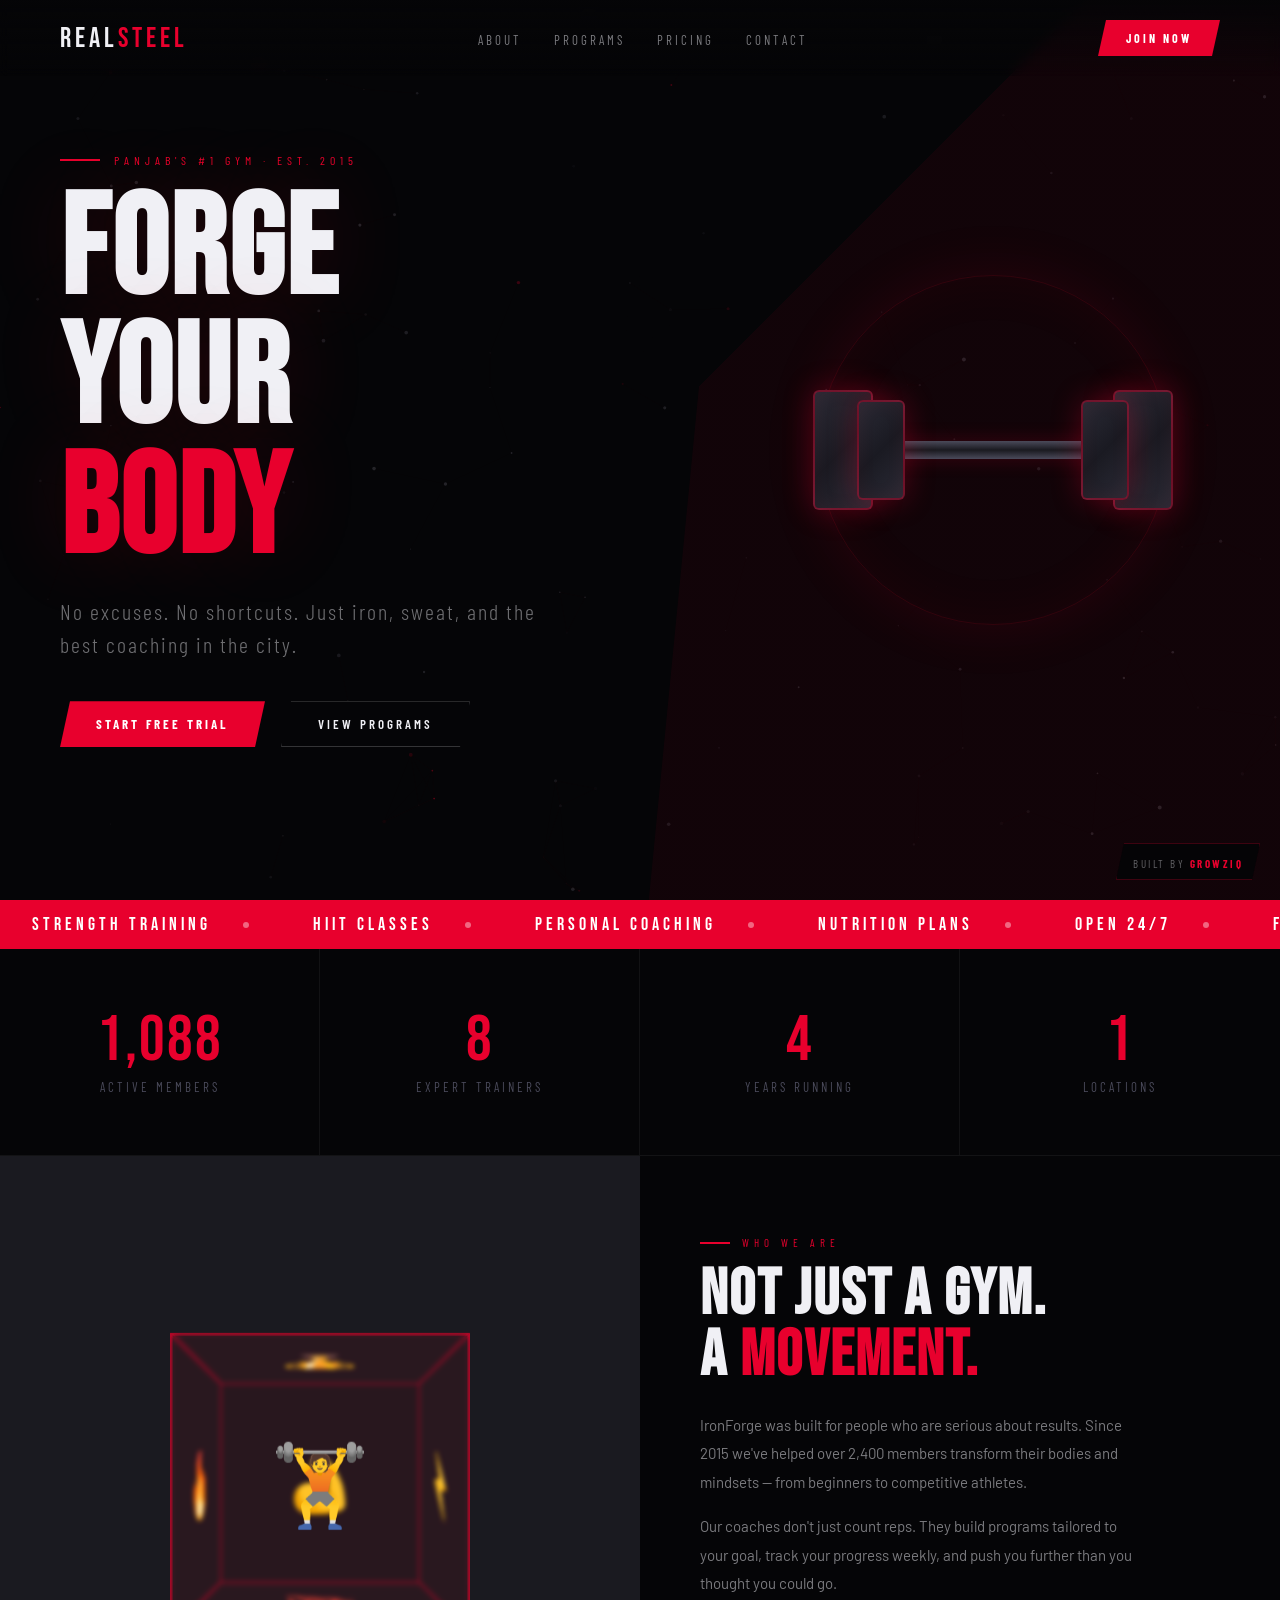
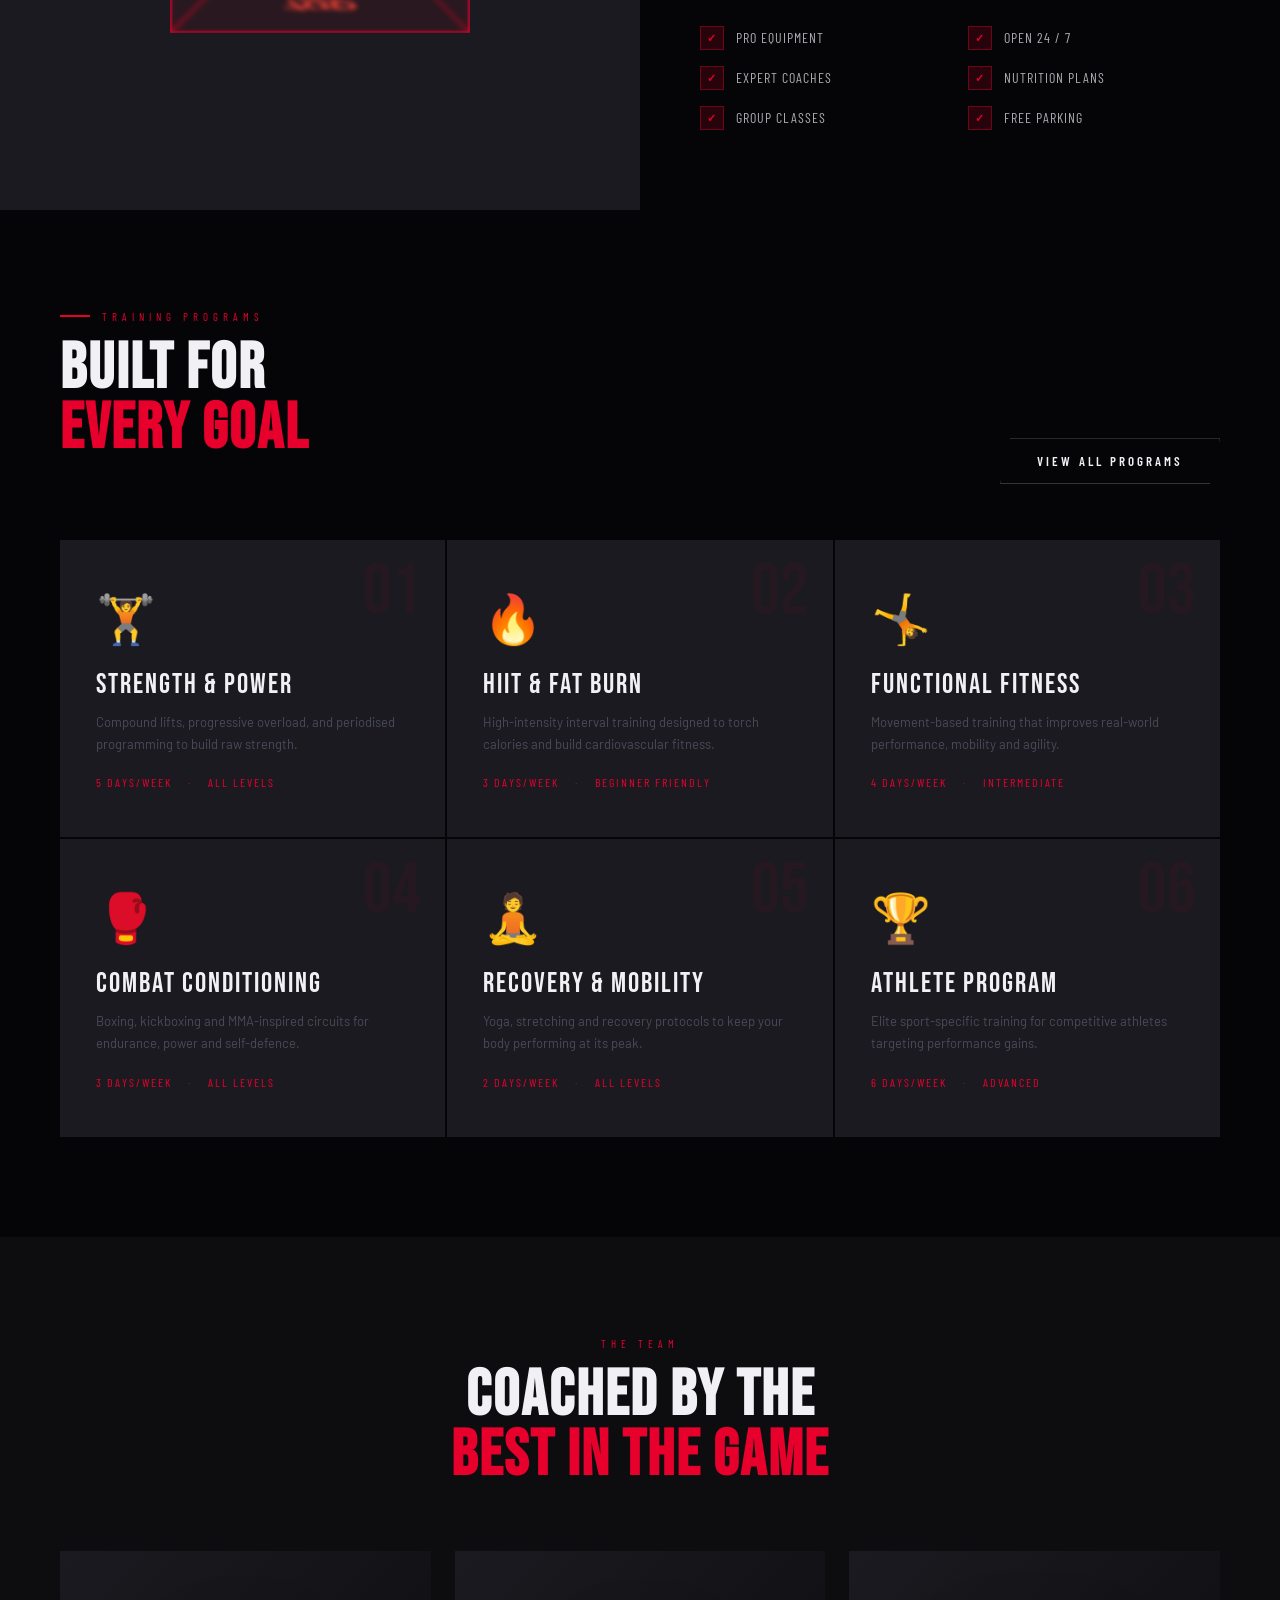
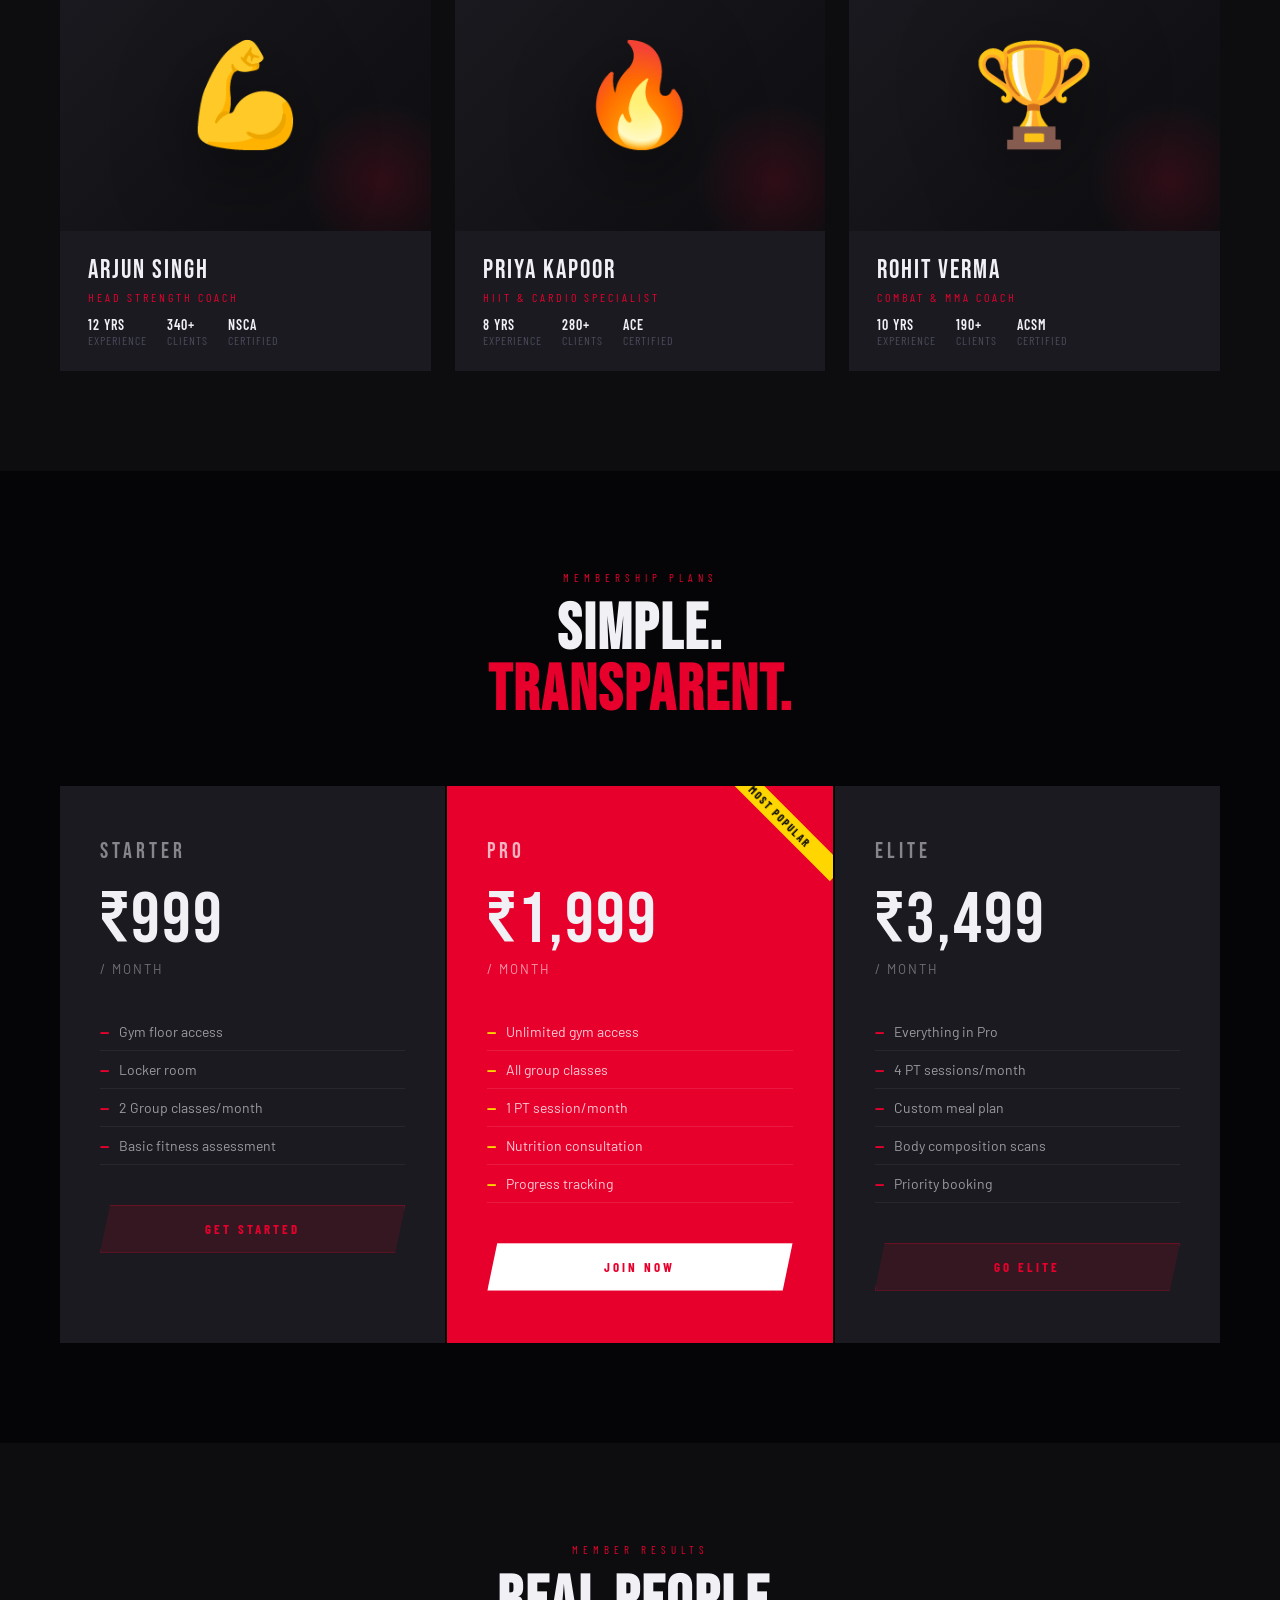
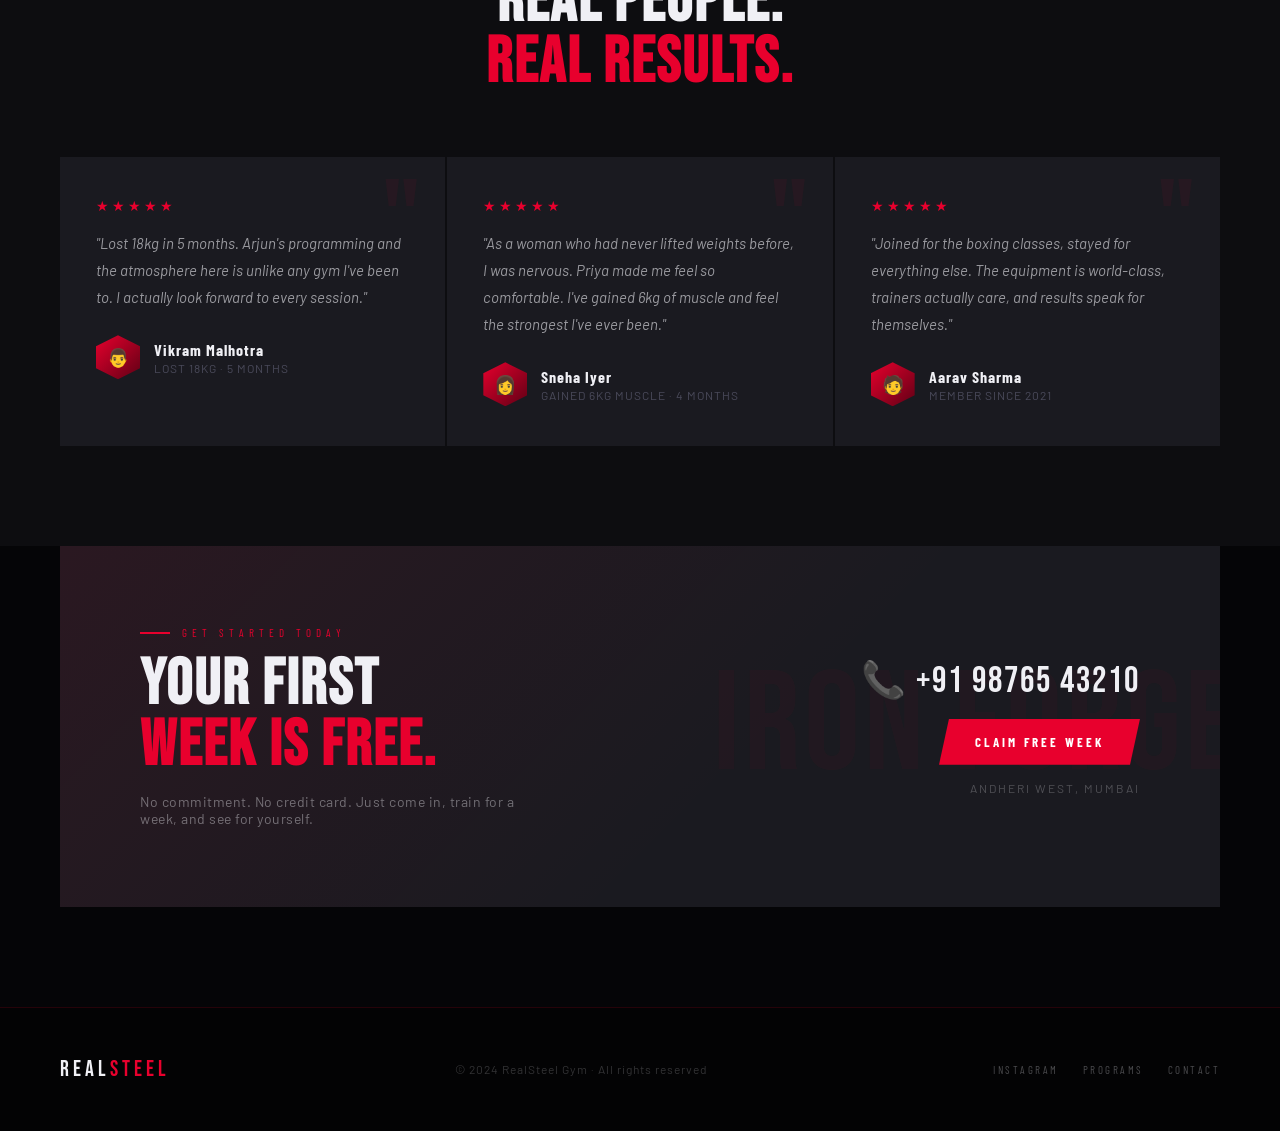
<file: projects/ironforge/index.html>
<!DOCTYPE html>
<html lang="en">
<head>
<meta charset="UTF-8"/>
<meta name="viewport" content="width=device-width, initial-scale=1.0"/>
<title>RealSteel —— Forge Your Body</title>
<link href="https://fonts.googleapis.com/css2?family=Bebas+Neue&family=Barlow+Condensed:wght@300;400;600;700;800&family=Barlow:wght@300;400;500&display=swap" rel="stylesheet"/>
<style>
:root {
  --red: #e8002d;
  --red2: #ff1744;
  --dark: #050507;
  --dark2: #0d0d10;
  --gray: #1a1a20;
  --muted: #4a4a5a;
  --light: #f0f0f5;
  --yellow: #ffd600;
}
*, *::before, *::after { box-sizing: border-box; margin: 0; padding: 0; }
html { scroll-behavior: smooth; }
body {
  background: var(--dark);
  color: var(--light);
  font-family: 'Barlow', sans-serif;
  overflow-x: hidden;
}

/* ── CANVAS BG ── */
#bg-canvas {
  position: fixed; top: 0; left: 0;
  width: 100%; height: 100%;
  z-index: 0; pointer-events: none;
}

/* ── NAV ── */
nav {
  position: fixed; top: 0; left: 0; right: 0; z-index: 100;
  display: flex; justify-content: space-between; align-items: center;
  padding: 20px 60px;
  background: linear-gradient(to bottom, rgba(5,5,7,0.95), transparent);
  backdrop-filter: blur(6px);
}
.nav-logo {
  font-family: 'Bebas Neue', sans-serif;
  font-size: 28px; letter-spacing: 4px; color: var(--light);
}
.nav-logo span { color: var(--red); }
.nav-links { display: flex; gap: 32px; list-style: none; }
.nav-links a {
  font-family: 'Barlow Condensed', sans-serif;
  font-size: 13px; letter-spacing: 3px; text-transform: uppercase;
  color: rgba(240,240,245,0.5); text-decoration: none;
  transition: color .2s;
}
.nav-links a:hover { color: var(--red); }
.nav-cta {
  font-family: 'Barlow Condensed', sans-serif;
  font-size: 12px; letter-spacing: 3px; text-transform: uppercase;
  background: var(--red); color: #fff;
  padding: 11px 28px; text-decoration: none;
  font-weight: 700; clip-path: polygon(8px 0%, 100% 0%, calc(100% - 8px) 100%, 0% 100%);
  transition: background .2s, transform .2s;
}
.nav-cta:hover { background: var(--red2); transform: scale(1.05); }

/* ── HERO ── */
.hero {
  position: relative; height: 100vh; min-height: 700px;
  display: flex; align-items: center;
  overflow: hidden; z-index: 1;
}

/* diagonal red slash */
.hero::after {
  content: '';
  position: absolute;
  right: -5%; top: -10%; bottom: -10%;
  width: 55%;
  background: linear-gradient(135deg, transparent 30%, rgba(232,0,45,0.06) 30%);
  clip-path: polygon(15% 0%, 100% 0%, 100% 100%, 0% 100%);
  pointer-events: none;
}

.hero-content {
  position: relative; z-index: 2;
  padding: 0 60px;
  max-width: 700px;
}

.hero-eyebrow {
  display: flex; align-items: center; gap: 14px;
  font-family: 'Barlow Condensed', sans-serif;
  font-size: 12px; letter-spacing: 5px; text-transform: uppercase;
  color: var(--red); margin-bottom: 20px;
}
.hero-eyebrow::before {
  content: ''; width: 40px; height: 2px; background: var(--red);
}

.hero h1 {
  font-family: 'Bebas Neue', sans-serif;
  font-size: clamp(80px, 11vw, 150px);
  line-height: 0.92; letter-spacing: 2px;
  color: var(--light);
  text-shadow: 0 0 80px rgba(232,0,45,0.15);
}
.hero h1 .outline {
  -webkit-text-stroke: 2px rgba(240,240,245,0.2);
  color: transparent;
}
.hero h1 .red { color: var(--red); }

.hero-sub {
  font-family: 'Barlow Condensed', sans-serif;
  font-size: clamp(16px, 2.2vw, 22px);
  font-weight: 300; letter-spacing: 2px;
  color: rgba(240,240,245,0.45);
  margin: 20px 0 40px;
  max-width: 480px; line-height: 1.5;
}

.hero-btns { display: flex; gap: 16px; align-items: center; flex-wrap: wrap; }
.btn-red {
  font-family: 'Barlow Condensed', sans-serif;
  font-size: 13px; letter-spacing: 3px; text-transform: uppercase; font-weight: 700;
  background: var(--red); color: #fff; padding: 15px 36px;
  text-decoration: none; display: inline-block;
  clip-path: polygon(10px 0%, 100% 0%, calc(100% - 10px) 100%, 0% 100%);
  transition: background .2s, transform .2s;
  position: relative; overflow: hidden;
}
.btn-red::after {
  content: ''; position: absolute; inset: 0;
  background: linear-gradient(90deg, transparent, rgba(255,255,255,0.15), transparent);
  transform: translateX(-100%);
  transition: transform .4s;
}
.btn-red:hover::after { transform: translateX(100%); }
.btn-red:hover { background: var(--red2); transform: scale(1.03); }

.btn-ghost {
  font-family: 'Barlow Condensed', sans-serif;
  font-size: 13px; letter-spacing: 3px; text-transform: uppercase; font-weight: 600;
  background: transparent; color: var(--light);
  padding: 14px 36px; text-decoration: none;
  border: 1px solid rgba(240,240,245,0.2);
  clip-path: polygon(10px 0%, 100% 0%, calc(100% - 10px) 100%, 0% 100%);
  transition: border-color .2s, color .2s;
}
.btn-ghost:hover { border-color: var(--red); color: var(--red); }

/* HERO 3D DUMBBELL */
.hero-3d {
  position: absolute; right: 6%; top: 50%; transform: translateY(-50%);
  z-index: 2; width: 420px; height: 420px;
  display: flex; align-items: center; justify-content: center;
}
.dumbbell-scene {
  width: 380px; height: 380px;
  perspective: 800px;
  display: flex; align-items: center; justify-content: center;
}
.dumbbell {
  width: 320px; height: 320px;
  transform-style: preserve-3d;
  animation: rotateDumbbell 8s linear infinite;
  position: relative;
  display: flex; align-items: center; justify-content: center;
}
@keyframes rotateDumbbell {
  from { transform: rotateY(0deg) rotateX(15deg); }
  to   { transform: rotateY(360deg) rotateX(15deg); }
}

/* The dumbbell built from divs */
.db-bar {
  position: absolute;
  width: 200px; height: 18px;
  background: linear-gradient(180deg, #4a4a5a, #1a1a20, #4a4a5a);
  border-radius: 4px;
  box-shadow: 0 0 20px rgba(232,0,45,0.2);
}
.db-plate {
  position: absolute;
  border-radius: 6px;
  background: linear-gradient(135deg, #2a2a35, #1a1a22, #2a2a35);
  border: 2px solid rgba(232,0,45,0.4);
  box-shadow:
    0 0 30px rgba(232,0,45,0.3),
    inset 0 0 20px rgba(232,0,45,0.05);
}
.db-plate-l1 { width: 60px; height: 120px; left: -20px; }
.db-plate-l2 { width: 48px; height: 100px; left: 24px; }
.db-plate-r1 { width: 60px; height: 120px; right: -20px; }
.db-plate-r2 { width: 48px; height: 100px; right: 24px; }

/* glow ring */
.db-glow {
  position: absolute;
  width: 350px; height: 350px; border-radius: 50%;
  border: 1px solid rgba(232,0,45,0.15);
  box-shadow: 0 0 60px rgba(232,0,45,0.1), inset 0 0 60px rgba(232,0,45,0.05);
  animation: pulseGlow 3s ease-in-out infinite;
}
@keyframes pulseGlow {
  0%,100% { box-shadow: 0 0 60px rgba(232,0,45,0.1), inset 0 0 60px rgba(232,0,45,0.05); }
  50%      { box-shadow: 0 0 100px rgba(232,0,45,0.25), inset 0 0 80px rgba(232,0,45,0.1); }
}

/* ── TICKER ── */
.ticker {
  position: relative; z-index: 1;
  background: var(--red);
  padding: 14px 0; overflow: hidden;
  display: flex;
}
.ticker-track {
  display: flex; gap: 0;
  animation: tickerScroll 20s linear infinite;
  white-space: nowrap;
}
@keyframes tickerScroll {
  from { transform: translateX(0); }
  to   { transform: translateX(-50%); }
}
.ticker-item {
  font-family: 'Bebas Neue', sans-serif;
  font-size: 18px; letter-spacing: 4px;
  color: #fff; padding: 0 32px;
  display: flex; align-items: center; gap: 32px;
}
.ticker-dot {
  width: 6px; height: 6px; background: rgba(255,255,255,0.4); border-radius: 50%; flex-shrink: 0;
}

/* ── STATS ── */
.stats {
  position: relative; z-index: 1;
  display: grid; grid-template-columns: repeat(4,1fr);
  border-bottom: 1px solid rgba(240,240,245,0.06);
}
.stat {
  padding: 60px 40px;
  border-right: 1px solid rgba(240,240,245,0.06);
  text-align: center;
  position: relative; overflow: hidden;
  transition: background .3s;
}
.stat:last-child { border-right: none; }
.stat::before {
  content: '';
  position: absolute; bottom: 0; left: 0; right: 0; height: 2px;
  background: var(--red);
  transform: scaleX(0); transform-origin: left;
  transition: transform .4s;
}
.stat:hover::before { transform: scaleX(1); }
.stat:hover { background: rgba(232,0,45,0.04); }
.stat-n {
  font-family: 'Bebas Neue', sans-serif;
  font-size: clamp(52px, 5vw, 72px); color: var(--red);
  line-height: 1; letter-spacing: 2px;
}
.stat-l {
  font-family: 'Barlow Condensed', sans-serif;
  font-size: 13px; letter-spacing: 3px; text-transform: uppercase;
  color: var(--muted); margin-top: 6px;
}

/* ── ABOUT ── */
.about {
  position: relative; z-index: 1;
  display: grid; grid-template-columns: 1fr 1fr;
  min-height: 600px;
}
.about-visual {
  background: var(--gray);
  position: relative; overflow: hidden;
  display: flex; align-items: center; justify-content: center;
  min-height: 500px;
}
/* 3D cube made of CSS */
.cube-scene {
  perspective: 600px;
  width: 240px; height: 240px;
}
.cube {
  width: 240px; height: 240px;
  transform-style: preserve-3d;
  animation: spinCube 12s linear infinite;
  position: relative;
}
@keyframes spinCube {
  from { transform: rotateX(20deg) rotateY(0deg); }
  to   { transform: rotateX(20deg) rotateY(360deg); }
}
.face {
  position: absolute; width: 240px; height: 240px;
  border: 2px solid rgba(232,0,45,0.5);
  background: rgba(232,0,45,0.04);
  display: flex; align-items: center; justify-content: center;
  font-size: 64px;
  backdrop-filter: blur(2px);
}
.face-front  { transform: translateZ(120px); }
.face-back   { transform: rotateY(180deg) translateZ(120px); }
.face-left   { transform: rotateY(-90deg) translateZ(120px); }
.face-right  { transform: rotateY(90deg) translateZ(120px); }
.face-top    { transform: rotateX(90deg) translateZ(120px); }
.face-bottom { transform: rotateX(-90deg) translateZ(120px); }

.about-text { padding: 80px 60px; display: flex; flex-direction: column; justify-content: center; }
.section-tag {
  font-family: 'Barlow Condensed', sans-serif;
  font-size: 11px; letter-spacing: 5px; text-transform: uppercase;
  color: var(--red); margin-bottom: 16px;
  display: flex; align-items: center; gap: 12px;
}
.section-tag::before { content: ''; width: 30px; height: 2px; background: var(--red); }
.section-title {
  font-family: 'Bebas Neue', sans-serif;
  font-size: clamp(42px, 5vw, 64px);
  line-height: 0.95; letter-spacing: 2px; margin-bottom: 24px;
}
.section-title .red { color: var(--red); }
.about-text p {
  font-size: 15px; line-height: 1.9;
  color: rgba(240,240,245,0.5); margin-bottom: 16px;
  max-width: 440px;
}
.about-features {
  display: grid; grid-template-columns: 1fr 1fr; gap: 16px; margin-top: 12px;
}
.af {
  display: flex; align-items: center; gap: 12px;
  font-family: 'Barlow Condensed', sans-serif;
  font-size: 14px; letter-spacing: 1px; text-transform: uppercase;
  color: rgba(240,240,245,0.7);
}
.af::before {
  content: '✓'; width: 24px; height: 24px;
  background: rgba(232,0,45,0.15); border: 1px solid rgba(232,0,45,0.4);
  color: var(--red); font-size: 11px; font-weight: 700;
  display: flex; align-items: center; justify-content: center; flex-shrink: 0;
}

/* ── PROGRAMS ── */
.programs { position: relative; z-index: 1; padding: 100px 60px; }
.programs-header { display: flex; justify-content: space-between; align-items: flex-end; margin-bottom: 56px; }
.programs-grid { display: grid; grid-template-columns: repeat(3,1fr); gap: 2px; }
.prog-card {
  position: relative; overflow: hidden;
  background: var(--gray);
  padding: 48px 36px;
  transition: transform .3s;
  cursor: pointer;
}
.prog-card::before {
  content: '';
  position: absolute; bottom: 0; left: 0; right: 0; height: 3px;
  background: var(--red); transform: scaleX(0);
  transition: transform .4s;
}
.prog-card:hover::before { transform: scaleX(1); }
.prog-card:hover { transform: translateY(-6px); }
.prog-card:hover .prog-icon { transform: scale(1.1) rotateY(180deg); }

.prog-icon {
  font-size: 48px; display: block; margin-bottom: 20px;
  transition: transform .5s;
}
.prog-number {
  font-family: 'Bebas Neue', sans-serif;
  font-size: 72px; color: rgba(232,0,45,0.06);
  position: absolute; top: 16px; right: 24px;
  line-height: 1;
}
.prog-name {
  font-family: 'Bebas Neue', sans-serif;
  font-size: 28px; letter-spacing: 2px; color: var(--light);
  margin-bottom: 10px;
}
.prog-desc { font-size: 13px; color: var(--muted); line-height: 1.7; margin-bottom: 20px; }
.prog-meta {
  display: flex; gap: 16px;
  font-family: 'Barlow Condensed', sans-serif;
  font-size: 12px; letter-spacing: 2px; text-transform: uppercase;
  color: var(--red);
}

/* ── TRAINERS ── */
.trainers { position: relative; z-index: 1; padding: 100px 60px; background: var(--dark2); }
.trainers-header { text-align: center; margin-bottom: 64px; }
.trainers-header .section-tag { justify-content: center; }
.trainers-header .section-tag::before { display: none; }
.trainers-grid { display: grid; grid-template-columns: repeat(3,1fr); gap: 24px; }

.trainer-card {
  position: relative; overflow: hidden;
  background: var(--gray);
  transition: transform .3s;
}
.trainer-card:hover { transform: translateY(-8px); }
.trainer-card:hover .trainer-overlay { opacity: 1; }
.trainer-card:hover .trainer-socials { transform: translateX(0); opacity: 1; }

.trainer-visual {
  height: 280px; background: var(--gray);
  display: flex; align-items: center; justify-content: center;
  position: relative; overflow: hidden;
}
.trainer-emoji {
  font-size: 100px;
  filter: drop-shadow(0 20px 40px rgba(0,0,0,0.5));
  transition: transform .4s;
}
.trainer-card:hover .trainer-emoji { transform: scale(1.1); }

/* animated background for trainer card */
.trainer-bg {
  position: absolute; inset: 0;
  background: linear-gradient(135deg, #1a1a20, #0d0d10);
}
.trainer-bg::after {
  content: '';
  position: absolute; bottom: -30px; right: -30px;
  width: 160px; height: 160px; border-radius: 50%;
  background: radial-gradient(circle, rgba(232,0,45,0.15), transparent 70%);
  transition: transform .4s;
}
.trainer-card:hover .trainer-bg::after { transform: scale(1.5); }

.trainer-overlay {
  position: absolute; inset: 0;
  background: linear-gradient(to top, rgba(232,0,45,0.15), transparent);
  opacity: 0; transition: opacity .3s;
}

.trainer-info { padding: 24px 28px; }
.trainer-name {
  font-family: 'Bebas Neue', sans-serif;
  font-size: 26px; letter-spacing: 2px; color: var(--light); margin-bottom: 4px;
}
.trainer-role {
  font-family: 'Barlow Condensed', sans-serif;
  font-size: 12px; letter-spacing: 3px; text-transform: uppercase;
  color: var(--red); margin-bottom: 12px;
}
.trainer-stats { display: flex; gap: 20px; }
.ts {
  font-family: 'Barlow Condensed', sans-serif;
  font-size: 12px; letter-spacing: 1px; text-transform: uppercase;
  color: var(--muted);
}
.ts span { color: var(--light); font-weight: 600; display: block; font-size: 14px; }

/* ── PRICING ── */
.pricing { position: relative; z-index: 1; padding: 100px 60px; }
.pricing-header { text-align: center; margin-bottom: 64px; }
.pricing-header .section-tag { justify-content: center; }
.pricing-header .section-tag::before { display: none; }
.pricing-grid { display: grid; grid-template-columns: repeat(3,1fr); gap: 2px; }

.plan {
  background: var(--gray);
  padding: 52px 40px;
  position: relative; overflow: hidden;
  transition: transform .3s;
}
.plan:hover { transform: translateY(-4px); }
.plan.featured {
  background: var(--red);
  transform: scale(1.04);
  z-index: 2;
}
.plan.featured:hover { transform: scale(1.04) translateY(-4px); }
.plan-badge {
  position: absolute; top: 20px; right: -28px;
  background: var(--yellow); color: var(--dark);
  font-family: 'Barlow Condensed', sans-serif;
  font-size: 11px; letter-spacing: 2px; font-weight: 700;
  text-transform: uppercase; padding: 4px 40px;
  transform: rotate(45deg);
}
.plan-name {
  font-family: 'Bebas Neue', sans-serif;
  font-size: 22px; letter-spacing: 4px; text-transform: uppercase;
  color: rgba(240,240,245,0.5); margin-bottom: 20px;
}
.plan.featured .plan-name { color: rgba(255,255,255,0.7); }
.plan-price {
  font-family: 'Bebas Neue', sans-serif;
  font-size: 72px; line-height: 1; color: var(--light);
  margin-bottom: 4px; letter-spacing: 2px;
}
.plan-period {
  font-size: 13px; color: rgba(240,240,245,0.4);
  letter-spacing: 2px; text-transform: uppercase; margin-bottom: 36px;
}
.plan.featured .plan-period { color: rgba(255,255,255,0.6); }
.plan-features { list-style: none; margin-bottom: 40px; }
.plan-features li {
  font-size: 14px; color: rgba(240,240,245,0.6);
  padding: 10px 0; border-bottom: 1px solid rgba(240,240,245,0.06);
  display: flex; align-items: center; gap: 10px;
}
.plan.featured .plan-features li { color: rgba(255,255,255,0.8); border-bottom-color: rgba(255,255,255,0.1); }
.plan-features li::before {
  content: '—'; color: var(--red); font-weight: 700; flex-shrink: 0;
}
.plan.featured .plan-features li::before { color: var(--yellow); }
.plan-btn {
  display: block; text-align: center;
  font-family: 'Barlow Condensed', sans-serif;
  font-size: 13px; letter-spacing: 3px; text-transform: uppercase; font-weight: 700;
  padding: 15px; text-decoration: none;
  clip-path: polygon(10px 0%, 100% 0%, calc(100% - 10px) 100%, 0% 100%);
  transition: all .2s;
}
.plan .plan-btn { background: rgba(232,0,45,0.12); color: var(--red); border: 1px solid rgba(232,0,45,0.3); }
.plan .plan-btn:hover { background: var(--red); color: #fff; }
.plan.featured .plan-btn { background: #fff; color: var(--red); }
.plan.featured .plan-btn:hover { background: var(--yellow); color: var(--dark); }

/* ── TESTIMONIALS ── */
.testimonials { position: relative; z-index: 1; padding: 100px 60px; background: var(--dark2); }
.testi-header { text-align: center; margin-bottom: 64px; }
.testi-header .section-tag { justify-content: center; }
.testi-header .section-tag::before { display: none; }
.testi-grid { display: grid; grid-template-columns: repeat(3,1fr); gap: 2px; }
.testi {
  background: var(--gray); padding: 40px 36px;
  position: relative; overflow: hidden;
  transition: transform .3s;
}
.testi:hover { transform: translateY(-4px); }
.testi::before {
  content: '"';
  position: absolute; top: 10px; right: 24px;
  font-family: 'Bebas Neue', sans-serif;
  font-size: 120px; color: rgba(232,0,45,0.06);
  line-height: 1;
}
.testi-stars { color: var(--red); font-size: 14px; letter-spacing: 3px; margin-bottom: 16px; }
.testi-text {
  font-size: 15px; line-height: 1.8;
  color: rgba(240,240,245,0.6); margin-bottom: 24px;
  font-style: italic;
}
.testi-person { display: flex; align-items: center; gap: 14px; }
.testi-avatar {
  width: 44px; height: 44px;
  background: linear-gradient(135deg, var(--red), #600015);
  clip-path: polygon(50% 0%, 100% 25%, 100% 75%, 50% 100%, 0% 75%, 0% 25%);
  display: flex; align-items: center; justify-content: center; font-size: 18px;
}
.testi-name { font-family: 'Barlow Condensed', sans-serif; font-size: 16px; font-weight: 700; letter-spacing: 1px; color: var(--light); }
.testi-sub { font-size: 12px; color: var(--muted); letter-spacing: 1px; margin-top: 2px; text-transform: uppercase; }

/* ── CTA ── */
.cta-section {
  position: relative; z-index: 1;
  margin: 0 60px 100px;
  padding: 80px;
  background: var(--gray);
  overflow: hidden;
  display: flex; justify-content: space-between; align-items: center;
}
.cta-section::before {
  content: '';
  position: absolute; inset: 0;
  background: linear-gradient(135deg, rgba(232,0,45,0.08) 0%, transparent 60%);
}
.cta-section::after {
  content: 'IRON FORGE';
  position: absolute; right: -20px; top: 50%; transform: translateY(-50%);
  font-family: 'Bebas Neue', sans-serif;
  font-size: 140px; letter-spacing: 4px;
  color: rgba(232,0,45,0.04); white-space: nowrap;
  pointer-events: none;
}
.cta-left { position: relative; z-index: 1; }
.cta-left h2 {
  font-family: 'Bebas Neue', sans-serif;
  font-size: clamp(40px, 5vw, 64px); line-height: 0.95; letter-spacing: 2px;
  margin-top: 14px;
}
.cta-left h2 span { color: var(--red); }
.cta-right { position: relative; z-index: 1; display: flex; flex-direction: column; gap: 16px; align-items: flex-end; }
.cta-phone {
  font-family: 'Bebas Neue', sans-serif;
  font-size: 36px; color: var(--light); letter-spacing: 2px;
}

/* ── FOOTER ── */
footer {
  position: relative; z-index: 1;
  background: #030304;
  border-top: 1px solid rgba(232,0,45,0.15);
  padding: 48px 60px;
  display: flex; justify-content: space-between; align-items: center;
}
.footer-logo {
  font-family: 'Bebas Neue', sans-serif;
  font-size: 22px; letter-spacing: 4px; color: var(--light);
}
.footer-logo span { color: var(--red); }
.footer-copy { font-size: 12px; color: rgba(240,240,245,0.2); letter-spacing: 1px; }
.footer-links { display: flex; gap: 24px; }
.footer-links a {
  font-family: 'Barlow Condensed', sans-serif;
  font-size: 11px; letter-spacing: 2.5px; text-transform: uppercase;
  color: rgba(240,240,245,0.3); text-decoration: none; transition: color .2s;
}
.footer-links a:hover { color: var(--red); }

/* ── BUILT BY ── */
.built-by {
  position: fixed; bottom: 20px; right: 20px; z-index: 200;
  background: rgba(5,5,7,0.92);
  border: 1px solid rgba(232,0,45,0.25);
  padding: 8px 16px;
  clip-path: polygon(8px 0%, 100% 0%, calc(100% - 8px) 100%, 0% 100%);
  backdrop-filter: blur(8px);
}
.built-by a {
  font-family: 'Barlow Condensed', sans-serif;
  font-size: 11px; letter-spacing: 2.5px; text-transform: uppercase;
  color: rgba(240,240,245,0.4); text-decoration: none;
}
.built-by a span { color: var(--red); font-weight: 700; }

/* ── SCROLL REVEAL ── */
.reveal {
  opacity: 0; transform: translateY(30px);
  transition: opacity .7s ease, transform .7s ease;
}
.reveal.visible { opacity: 1; transform: translateY(0); }

@media (max-width: 768px) {
  nav { padding: 16px 20px; }
  .nav-links { display: none; }
  .hero-content { padding: 0 20px; }
  .hero-3d { display: none; }
  .stats { grid-template-columns: 1fr 1fr; }
  .about { grid-template-columns: 1fr; }
  .about-visual { min-height: 300px; }
  .programs-grid, .trainers-grid, .pricing-grid, .testi-grid { grid-template-columns: 1fr; }
  .programs-header { flex-direction: column; gap: 20px; align-items: flex-start; }
  .plan.featured { transform: scale(1); }
  .cta-section { flex-direction: column; gap: 32px; margin: 0 20px 60px; padding: 48px 28px; }
  .cta-right { align-items: flex-start; }
  footer { flex-direction: column; gap: 20px; text-align: center; padding: 36px 20px; }
  section, .programs, .trainers, .pricing, .testimonials { padding: 70px 20px; }
  .about-text { padding: 60px 20px; }
}
</style>
</head>
<body>

<!-- PARTICLE CANVAS -->
<canvas id="bg-canvas"></canvas>

<!-- NAV -->
<nav>
  <div class="nav-logo">Real<span>Steel</span></div>
  <ul class="nav-links">
    <li><a href="#about">About</a></li>
    <li><a href="#programs">Programs</a></li>
    <li><a href="#pricing">Pricing</a></li>
    <li><a href="#contact">Contact</a></li>
  </ul>
  <a href="https://growziq.netlify.app" target="_blank" class="nav-cta">Join Now</a>
</nav>

<!-- HERO -->
<section class="hero">
  <div class="hero-content">
    <div class="hero-eyebrow">Panjab's #1 Gym · Est. 2015</div>
    <h1>
      FORGE<br/>
      YOUR<br/>
      <span class="red">BODY</span>
    </h1>
    <p class="hero-sub">No excuses. No shortcuts. Just iron, sweat, and the best coaching in the city.</p>
    <div class="hero-btns">
      <a href="#pricing" class="btn-red">Start Free Trial</a>
      <a href="#programs" class="btn-ghost">View Programs</a>
    </div>
  </div>
  <div class="hero-3d">
    <div class="dumbbell-scene">
      <div class="dumbbell">
        <div class="db-glow"></div>
        <div class="db-bar"></div>
        <div class="db-plate db-plate-l1"></div>
        <div class="db-plate db-plate-l2"></div>
        <div class="db-plate db-plate-r1"></div>
        <div class="db-plate db-plate-r2"></div>
      </div>
    </div>
  </div>
</section>

<!-- TICKER -->
<div class="ticker">
  <div class="ticker-track">
    <!-- doubled for seamless loop -->
    <div class="ticker-item">STRENGTH TRAINING <div class="ticker-dot"></div></div>
    <div class="ticker-item">HIIT CLASSES <div class="ticker-dot"></div></div>
    <div class="ticker-item">PERSONAL COACHING <div class="ticker-dot"></div></div>
    <div class="ticker-item">NUTRITION PLANS <div class="ticker-dot"></div></div>
    <div class="ticker-item">OPEN 24/7 <div class="ticker-dot"></div></div>
    <div class="ticker-item">FREE TRIAL <div class="ticker-dot"></div></div>
    <div class="ticker-item">STRENGTH TRAINING <div class="ticker-dot"></div></div>
    <div class="ticker-item">HIIT CLASSES <div class="ticker-dot"></div></div>
    <div class="ticker-item">PERSONAL COACHING <div class="ticker-dot"></div></div>
    <div class="ticker-item">NUTRITION PLANS <div class="ticker-dot"></div></div>
    <div class="ticker-item">OPEN 24/7 <div class="ticker-dot"></div></div>
    <div class="ticker-item">FREE TRIAL <div class="ticker-dot"></div></div>
  </div>
</div>

<!-- STATS -->
<div class="stats">
  <div class="stat reveal">
    <div class="stat-n" data-target="2400">0</div>
    <div class="stat-l">Active Members</div>
  </div>
  <div class="stat reveal">
    <div class="stat-n" data-target="18">0</div>
    <div class="stat-l">Expert Trainers</div>
  </div>
  <div class="stat reveal">
    <div class="stat-n" data-target="9">0</div>
    <div class="stat-l">Years Running</div>
  </div>
  <div class="stat reveal">
    <div class="stat-n" data-target="4">0</div>
    <div class="stat-l">Locations</div>
  </div>
</div>

<!-- ABOUT -->
<div class="about" id="about">
  <div class="about-visual">
    <div class="cube-scene">
      <div class="cube">
        <div class="face face-front">🏋️</div>
        <div class="face face-back">💪</div>
        <div class="face face-left">🔥</div>
        <div class="face face-right">⚡</div>
        <div class="face face-top">🏆</div>
        <div class="face face-bottom">💯</div>
      </div>
    </div>
  </div>
  <div class="about-text">
    <div class="section-tag">Who We Are</div>
    <h2 class="section-title">NOT JUST A GYM.<br/>A <span class="red">MOVEMENT.</span></h2>
    <p>IronForge was built for people who are serious about results. Since 2015 we've helped over 2,400 members transform their bodies and mindsets — from beginners to competitive athletes.</p>
    <p>Our coaches don't just count reps. They build programs tailored to your goal, track your progress weekly, and push you further than you thought you could go.</p>
    <div class="about-features">
      <div class="af">Pro Equipment</div>
      <div class="af">Open 24 / 7</div>
      <div class="af">Expert Coaches</div>
      <div class="af">Nutrition Plans</div>
      <div class="af">Group Classes</div>
      <div class="af">Free Parking</div>
    </div>
  </div>
</div>

<!-- PROGRAMS -->
<section class="programs" id="programs">
  <div class="programs-header">
    <div>
      <div class="section-tag">Training Programs</div>
      <h2 class="section-title">BUILT FOR<br/><span style="color:var(--red)">EVERY GOAL</span></h2>
    </div>
    <a href="https://growziq.netlify.app" target="_blank" class="btn-ghost">View All Programs</a>
  </div>
  <div class="programs-grid">
    <div class="prog-card reveal">
      <div class="prog-number">01</div>
      <span class="prog-icon">🏋️</span>
      <div class="prog-name">Strength & Power</div>
      <p class="prog-desc">Compound lifts, progressive overload, and periodised programming to build raw strength.</p>
      <div class="prog-meta"><span>5 Days/Week</span><span>·</span><span>All Levels</span></div>
    </div>
    <div class="prog-card reveal">
      <div class="prog-number">02</div>
      <span class="prog-icon">🔥</span>
      <div class="prog-name">HIIT & Fat Burn</div>
      <p class="prog-desc">High-intensity interval training designed to torch calories and build cardiovascular fitness.</p>
      <div class="prog-meta"><span>3 Days/Week</span><span>·</span><span>Beginner Friendly</span></div>
    </div>
    <div class="prog-card reveal">
      <div class="prog-number">03</div>
      <span class="prog-icon">🤸</span>
      <div class="prog-name">Functional Fitness</div>
      <p class="prog-desc">Movement-based training that improves real-world performance, mobility and agility.</p>
      <div class="prog-meta"><span>4 Days/Week</span><span>·</span><span>Intermediate</span></div>
    </div>
    <div class="prog-card reveal">
      <div class="prog-number">04</div>
      <span class="prog-icon">🥊</span>
      <div class="prog-name">Combat Conditioning</div>
      <p class="prog-desc">Boxing, kickboxing and MMA-inspired circuits for endurance, power and self-defence.</p>
      <div class="prog-meta"><span>3 Days/Week</span><span>·</span><span>All Levels</span></div>
    </div>
    <div class="prog-card reveal">
      <div class="prog-number">05</div>
      <span class="prog-icon">🧘</span>
      <div class="prog-name">Recovery & Mobility</div>
      <p class="prog-desc">Yoga, stretching and recovery protocols to keep your body performing at its peak.</p>
      <div class="prog-meta"><span>2 Days/Week</span><span>·</span><span>All Levels</span></div>
    </div>
    <div class="prog-card reveal">
      <div class="prog-number">06</div>
      <span class="prog-icon">🏆</span>
      <div class="prog-name">Athlete Program</div>
      <p class="prog-desc">Elite sport-specific training for competitive athletes targeting performance gains.</p>
      <div class="prog-meta"><span>6 Days/Week</span><span>·</span><span>Advanced</span></div>
    </div>
  </div>
</section>

<!-- TRAINERS -->
<section class="trainers">
  <div class="trainers-header">
    <div class="section-tag">The Team</div>
    <h2 class="section-title">COACHED BY THE<br/><span style="color:var(--red)">BEST IN THE GAME</span></h2>
  </div>
  <div class="trainers-grid">
    <div class="trainer-card reveal">
      <div class="trainer-visual">
        <div class="trainer-bg"></div>
        <div class="trainer-overlay"></div>
        <div class="trainer-emoji">💪</div>
      </div>
      <div class="trainer-info">
        <div class="trainer-name">ARJUN SINGH</div>
        <div class="trainer-role">Head Strength Coach</div>
        <div class="trainer-stats">
          <div class="ts"><span>12 Yrs</span>Experience</div>
          <div class="ts"><span>340+</span>Clients</div>
          <div class="ts"><span>NSCA</span>Certified</div>
        </div>
      </div>
    </div>
    <div class="trainer-card reveal">
      <div class="trainer-visual">
        <div class="trainer-bg"></div>
        <div class="trainer-overlay"></div>
        <div class="trainer-emoji">🔥</div>
      </div>
      <div class="trainer-info">
        <div class="trainer-name">PRIYA KAPOOR</div>
        <div class="trainer-role">HIIT & Cardio Specialist</div>
        <div class="trainer-stats">
          <div class="ts"><span>8 Yrs</span>Experience</div>
          <div class="ts"><span>280+</span>Clients</div>
          <div class="ts"><span>ACE</span>Certified</div>
        </div>
      </div>
    </div>
    <div class="trainer-card reveal">
      <div class="trainer-visual">
        <div class="trainer-bg"></div>
        <div class="trainer-overlay"></div>
        <div class="trainer-emoji">🏆</div>
      </div>
      <div class="trainer-info">
        <div class="trainer-name">ROHIT VERMA</div>
        <div class="trainer-role">Combat & MMA Coach</div>
        <div class="trainer-stats">
          <div class="ts"><span>10 Yrs</span>Experience</div>
          <div class="ts"><span>190+</span>Clients</div>
          <div class="ts"><span>ACSM</span>Certified</div>
        </div>
      </div>
    </div>
  </div>
</section>

<!-- PRICING -->
<section class="pricing" id="pricing">
  <div class="pricing-header">
    <div class="section-tag">Membership Plans</div>
    <h2 class="section-title">SIMPLE.<br/><span style="color:var(--red)">TRANSPARENT.</span></h2>
  </div>
  <div class="pricing-grid">
    <div class="plan reveal">
      <div class="plan-name">Starter</div>
      <div class="plan-price">₹999</div>
      <div class="plan-period">/ month</div>
      <ul class="plan-features">
        <li>Gym floor access</li>
        <li>Locker room</li>
        <li>2 Group classes/month</li>
        <li>Basic fitness assessment</li>
      </ul>
      <a href="https://growziq.netlify.app" target="_blank" class="plan-btn">Get Started</a>
    </div>
    <div class="plan featured reveal">
      <div class="plan-badge">Most Popular</div>
      <div class="plan-name">Pro</div>
      <div class="plan-price">₹1,999</div>
      <div class="plan-period">/ month</div>
      <ul class="plan-features">
        <li>Unlimited gym access</li>
        <li>All group classes</li>
        <li>1 PT session/month</li>
        <li>Nutrition consultation</li>
        <li>Progress tracking</li>
      </ul>
      <a href="https://growziq.netlify.app" target="_blank" class="plan-btn">Join Now</a>
    </div>
    <div class="plan reveal">
      <div class="plan-name">Elite</div>
      <div class="plan-price">₹3,499</div>
      <div class="plan-period">/ month</div>
      <ul class="plan-features">
        <li>Everything in Pro</li>
        <li>4 PT sessions/month</li>
        <li>Custom meal plan</li>
        <li>Body composition scans</li>
        <li>Priority booking</li>
      </ul>
      <a href="https://growziq.netlify.app" target="_blank" class="plan-btn">Go Elite</a>
    </div>
  </div>
</section>

<!-- TESTIMONIALS -->
<section class="testimonials">
  <div class="testi-header">
    <div class="section-tag">Member Results</div>
    <h2 class="section-title">REAL PEOPLE.<br/><span style="color:var(--red)">REAL RESULTS.</span></h2>
  </div>
  <div class="testi-grid">
    <div class="testi reveal">
      <div class="testi-stars">★★★★★</div>
      <p class="testi-text">"Lost 18kg in 5 months. Arjun's programming and the atmosphere here is unlike any gym I've been to. I actually look forward to every session."</p>
      <div class="testi-person">
        <div class="testi-avatar">👨</div>
        <div>
          <div class="testi-name">Vikram Malhotra</div>
          <div class="testi-sub">Lost 18kg · 5 Months</div>
        </div>
      </div>
    </div>
    <div class="testi reveal">
      <div class="testi-stars">★★★★★</div>
      <p class="testi-text">"As a woman who had never lifted weights before, I was nervous. Priya made me feel so comfortable. I've gained 6kg of muscle and feel the strongest I've ever been."</p>
      <div class="testi-person">
        <div class="testi-avatar">👩</div>
        <div>
          <div class="testi-name">Sneha Iyer</div>
          <div class="testi-sub">Gained 6kg Muscle · 4 Months</div>
        </div>
      </div>
    </div>
    <div class="testi reveal">
      <div class="testi-stars">★★★★★</div>
      <p class="testi-text">"Joined for the boxing classes, stayed for everything else. The equipment is world-class, trainers actually care, and results speak for themselves."</p>
      <div class="testi-person">
        <div class="testi-avatar">🧑</div>
        <div>
          <div class="testi-name">Aarav Sharma</div>
          <div class="testi-sub">Member Since 2021</div>
        </div>
      </div>
    </div>
  </div>
</section>

<!-- CTA -->
<div class="cta-section" id="contact">
  <div class="cta-left">
    <div class="section-tag">Get Started Today</div>
    <h2>YOUR FIRST<br/><span>WEEK IS FREE.</span></h2>
    <p style="margin-top:16px; font-size:14px; color:rgba(240,240,245,0.4); max-width:400px; letter-spacing:0.5px;">No commitment. No credit card. Just come in, train for a week, and see for yourself.</p>
  </div>
  <div class="cta-right">
    <div class="cta-phone">📞 +91 98765 43210</div>
    <a href="https://growziq.netlify.app" target="_blank" class="btn-red">Claim Free Week</a>
    <div style="font-size:12px; color:rgba(240,240,245,0.25); letter-spacing:2px; text-transform:uppercase;">Andheri West, Mumbai</div>
  </div>
</div>

<!-- FOOTER -->
<footer>
  <div class="footer-logo">Real<span>Steel</span></div>
  <div class="footer-copy">© 2024 RealSteel Gym · All rights reserved</div>
  <div class="footer-links">
    <a href="https://www.instagram.com/growziq" target="_blank">Instagram</a>
    <a href="#programs">Programs</a>
    <a href="#contact">Contact</a>
  </div>
</footer>

<!-- BUILT BY -->
<div class="built-by">
  <a href="https://growziq.netlify.app" target="_blank">Built by <span>Growziq</span></a>
</div>

<script>
/* ── PARTICLE CANVAS ── */
const canvas = document.getElementById('bg-canvas');
const ctx = canvas.getContext('2d');
let W, H, particles = [];

function resize() {
  W = canvas.width  = window.innerWidth;
  H = canvas.height = window.innerHeight;
}
resize();
window.addEventListener('resize', resize);

class Particle {
  constructor() { this.reset(); }
  reset() {
    this.x = Math.random() * W;
    this.y = Math.random() * H;
    this.vx = (Math.random() - 0.5) * 0.3;
    this.vy = (Math.random() - 0.5) * 0.3;
    this.r = Math.random() * 1.5 + 0.5;
    this.alpha = Math.random() * 0.4 + 0.05;
    this.red = Math.random() > 0.85;
  }
  update() {
    this.x += this.vx; this.y += this.vy;
    if (this.x < 0 || this.x > W || this.y < 0 || this.y > H) this.reset();
  }
  draw() {
    ctx.beginPath();
    ctx.arc(this.x, this.y, this.r, 0, Math.PI * 2);
    ctx.fillStyle = this.red
      ? `rgba(232,0,45,${this.alpha})`
      : `rgba(180,180,200,${this.alpha * 0.4})`;
    ctx.fill();
  }
}

for (let i = 0; i < 120; i++) particles.push(new Particle());

// connect nearby particles
function drawConnections() {
  for (let i = 0; i < particles.length; i++) {
    for (let j = i + 1; j < particles.length; j++) {
      const dx = particles[i].x - particles[j].x;
      const dy = particles[i].y - particles[j].y;
      const d = Math.sqrt(dx*dx + dy*dy);
      if (d < 120) {
        ctx.beginPath();
        ctx.moveTo(particles[i].x, particles[i].y);
        ctx.lineTo(particles[j].x, particles[j].y);
        ctx.strokeStyle = `rgba(232,0,45,${0.04 * (1 - d/120)})`;
        ctx.lineWidth = 0.5;
        ctx.stroke();
      }
    }
  }
}

function animate() {
  ctx.clearRect(0, 0, W, H);
  particles.forEach(p => { p.update(); p.draw(); });
  drawConnections();
  requestAnimationFrame(animate);
}
animate();

/* ── SCROLL REVEAL ── */
const revealEls = document.querySelectorAll('.reveal');
const observer = new IntersectionObserver((entries) => {
  entries.forEach((e, i) => {
    if (e.isIntersecting) {
      setTimeout(() => e.target.classList.add('visible'), i * 80);
    }
  });
}, { threshold: 0.1 });
revealEls.forEach(el => observer.observe(el));

/* ── COUNT UP ── */
function countUp(el, target, duration = 1800) {
  let start = 0;
  const step = target / (duration / 16);
  const timer = setInterval(() => {
    start += step;
    if (start >= target) { start = target; clearInterval(timer); }
    el.textContent = Math.floor(start) + (target > 100 ? '' : '');
    if (target >= 1000) el.textContent = Math.floor(start).toLocaleString();
  }, 16);
}

const statsObs = new IntersectionObserver((entries) => {
  entries.forEach(e => {
    if (e.isIntersecting) {
      const el = e.target.querySelector('.stat-n');
      const target = parseInt(el.dataset.target);
      countUp(el, target);
      statsObs.unobserve(e.target);
    }
  });
}, { threshold: 0.5 });
document.querySelectorAll('.stat').forEach(s => statsObs.observe(s));

/* ── NAV SCROLL EFFECT ── */
window.addEventListener('scroll', () => {
  document.querySelector('nav').style.background =
    window.scrollY > 60
      ? 'rgba(5,5,7,0.97)'
      : 'linear-gradient(to bottom, rgba(5,5,7,0.95), transparent)';
});
</script>
</body>
</html>
</file>
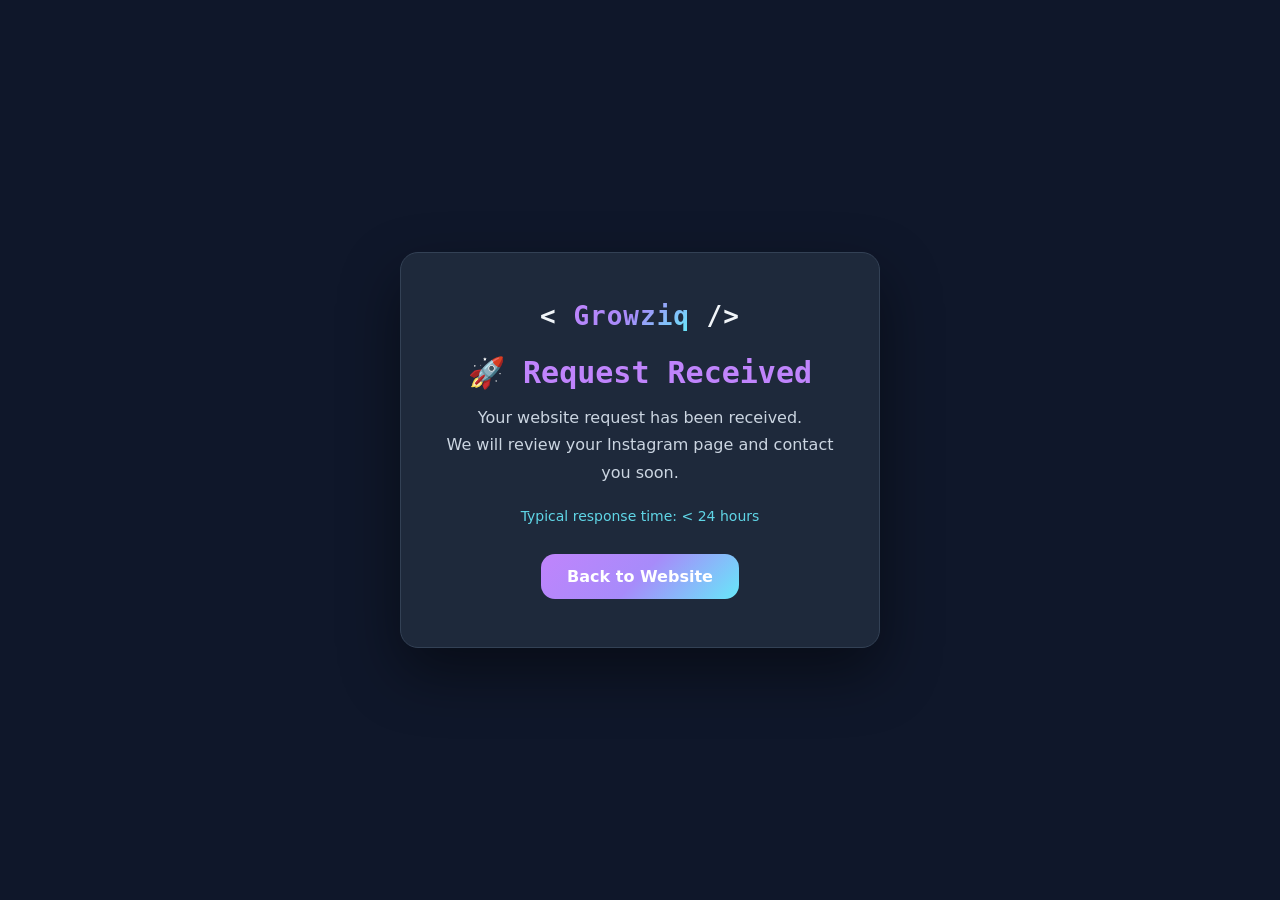
<file: thx/thankyou.html>
<!DOCTYPE html>
<html lang="en">
<head>

<meta charset="UTF-8">
<meta name="viewport" content="width=device-width, initial-scale=1.0, maximum-scale=5.0">

<title>Request Received | Growziq</title>

<style>

:root{
--primary:#c084fc;
--cyan:#67e8f9;
--bg-dark:#0f172a;
--bg-card:#1e293b;
--border:#334155;
--text-primary:#f1f5f9;
--text-secondary:#cbd5e1;
--gradient-1:linear-gradient(135deg,#c084fc 0%,#a78bfa 50%,#67e8f9 100%);
--font-code:monospace;
--font-primary:system-ui,-apple-system,BlinkMacSystemFont,'Segoe UI',Roboto;
}

*{
box-sizing:border-box;
margin:0;
padding:0;
}

body{
min-height:100vh;
display:flex;
align-items:center;
justify-content:center;
background:var(--bg-dark);
color:var(--text-primary);
font-family:var(--font-primary);
padding:20px;
}

.success-container{
background:var(--bg-card);
border:1px solid var(--border);
padding:48px 42px;
border-radius:18px;
text-align:center;
max-width:480px;
width:100%;
box-shadow:0 25px 60px rgba(0,0,0,0.45);
}

.logo{
font-family:var(--font-code);
font-size:26px;
font-weight:700;
margin-bottom:24px;
letter-spacing:1px;
}

.logo span{
background:var(--gradient-1);
-webkit-background-clip:text;
-webkit-text-fill-color:transparent;
}

.success-title{
font-family:var(--font-code);
font-size:30px;
margin-bottom:14px;
color:var(--primary);
}

.success-text{
color:var(--text-secondary);
line-height:1.7;
font-size:16px;
margin-bottom:22px;
}

.response-time{
font-size:14px;
margin-bottom:30px;
color:var(--cyan);
opacity:0.9;
}

.back-btn{
display:inline-block;
padding:13px 26px;
border-radius:14px;
text-decoration:none;
font-weight:600;
background:var(--gradient-1);
color:white;
transition:all .2s ease;
}

.back-btn:hover{
transform:translateY(-3px);
box-shadow:0 10px 25px rgba(192,132,252,0.35);
}

@media (max-width:600px){

.success-container{
padding:36px 28px;
}

.success-title{
font-size:24px;
}

.success-text{
font-size:15px;
}

.logo{
font-size:22px;
}

}

</style>
</head>

<body>

<div class="success-container">

<div class="logo">&lt; <span>Growziq</span> /&gt;</div>

<h1 class="success-title">🚀 Request Received</h1>

<p class="success-text">
Your website request has been received.<br>
We will review your Instagram page and contact you soon.
</p>

<p class="response-time">
Typical response time: &lt; 24 hours
</p>

<a href="/" class="back-btn">Back to Website</a>

</div>

</body>
</html>
</file>
